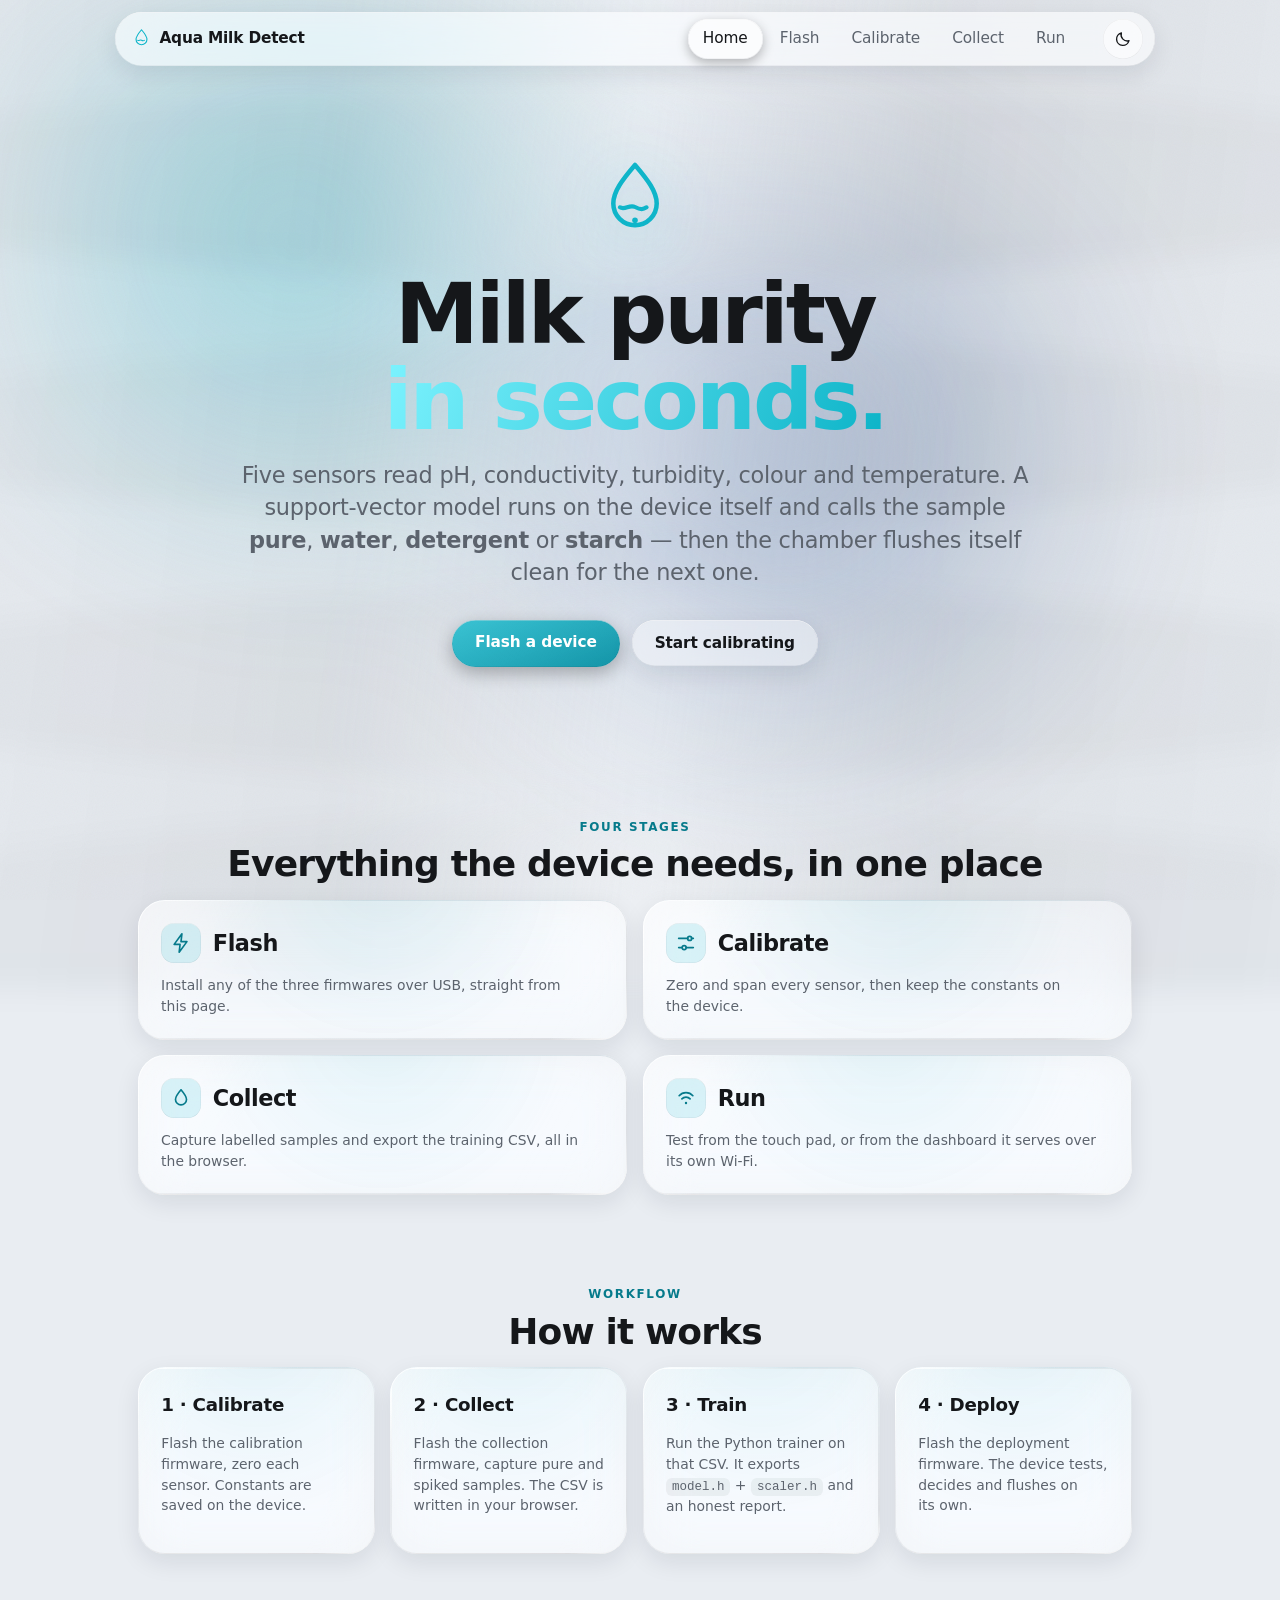
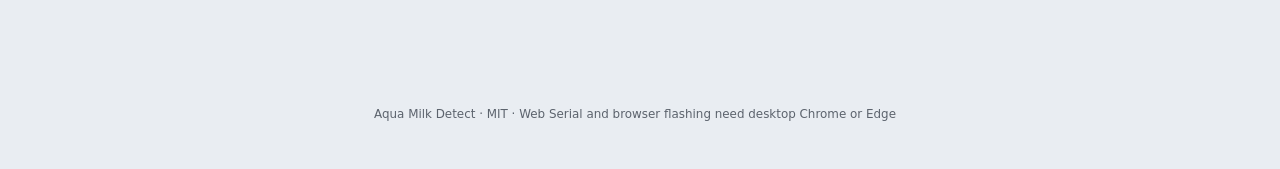
<file: web/index.html>
<!DOCTYPE html>
<html lang="en">
<head>
<meta charset="utf-8">
<meta name="viewport" content="width=device-width, initial-scale=1">
<title>Aqua Milk Detect — Milk purity in seconds</title>
<meta name="description" content="Low-cost IoT + edge-ML tester that classifies milk as pure, water-, detergent- or starch-adulterated in seconds.">
<link rel="icon" href="./logo.svg">
<!-- Two links, not an @import inside app.css: @import chains the requests (tokens.css
     is only discovered after app.css parses) and lets the two files be cached
     independently, where a stale token file silently collapses every radius and shadow
     to nothing. -->
<link rel="stylesheet" href="./design/tokens.css">
<link rel="stylesheet" href="./app.css">
<!-- Applied before first paint: app.js is a deferred module, so waiting for it would
     show a flash of the wrong theme on every load. -->
<script>try{var t=localStorage.getItem("amd-theme");if(t)document.documentElement.dataset.theme=t}catch(e){}</script>
<!-- esp-web-tools is vendored in web/vendor/esp-web-tools (v10.4.0, Apache-2.0, its
     LICENSE sits beside it). Loading it from a CDN meant the Flash page depended on
     unpkg.com being reachable and on the pinned URL existing — a dead link or a
     script-blocking extension silently left the page with no install buttons. A local
     copy also makes Subresource Integrity moot: the bundle fetches its own hashed
     chunks at runtime, which no single integrity attribute covers.
     To update: npm pack esp-web-tools@<v>, copy dist/web/*.js + LICENSE here. -->
<script type="module" src="./vendor/esp-web-tools/install-button.js"></script>
</head>
<body>

<!-- What the glass refracts. Four drifting colour fields plus fine grain; purely
     decorative, so aria-hidden and behind everything at z-index -2/-1. -->
<!-- What the glass refracts: soft light ribbons drifting across near-black, plus two
     dim colour washes for identity. Light with structure, not flat colour fields —
     blurring a smooth gradient just returns the same gradient. -->
<div class="aurora" aria-hidden="true"><i></i><i></i></div>
<div class="ribbons" aria-hidden="true"><b></b><b></b><b></b><b></b><b></b></div>
<div class="grain" aria-hidden="true"></div>

<nav>
  <span class="brand">
    <svg viewBox="0 0 48 48" aria-hidden="true"><path d="M24 4c7.2 8.4 12.4 15.2 12.4 22a12.4 12.4 0 1 1-24.8 0C11.6 19.2 16.8 12.4 24 4z" fill="none" stroke="#0FB5C9" stroke-width="2.6" stroke-linejoin="round"/><path d="M15.4 28.2c2.9 1.9 5.3-1.9 8.6-.2s4.7 1.5 6.6.2" fill="none" stroke="#0FB5C9" stroke-width="2.4" stroke-linecap="round"/></svg>
    <span class="btext">Aqua Milk Detect</span>
  </span>
  <!-- Under 720px the links become this button's dropdown. The button is the only part
       that changes; the links themselves are the same five anchors either way, so the
       page still works with no JavaScript — a menu that has not been opened is simply a
       nav that has not been scrolled to. -->
  <button class="navtoggle" id="navtoggle" type="button"
          aria-expanded="false" aria-controls="navlinks" aria-haspopup="true">
    <span id="navcurrent">Home</span>
    <svg viewBox="0 0 14 14" fill="none" stroke="currentColor" stroke-width="2"
         stroke-linecap="round" stroke-linejoin="round" aria-hidden="true"><path d="M3 5l4 4 4-4"/></svg>
  </button>
  <span class="links" id="navlinks">
    <a href="#home">Home</a><a href="#flash">Flash</a><a href="#calibrate">Calibrate</a><a href="#collect">Collect</a><a href="#run">Run</a>
  </span>
  <button class="theme" id="theme" type="button" aria-label="Switch between light and dark">
    <svg class="sun" viewBox="0 0 24 24" fill="none" stroke="currentColor" stroke-width="1.8" stroke-linecap="round" aria-hidden="true"><circle cx="12" cy="12" r="4.2"/><path d="M12 2.6v2.2M12 19.2v2.2M4.2 12H2M22 12h-2.2M6.3 6.3 4.8 4.8M19.2 19.2l-1.5-1.5M17.7 6.3l1.5-1.5M4.8 19.2l1.5-1.5"/></svg>
    <svg class="moon" viewBox="0 0 24 24" fill="none" stroke="currentColor" stroke-width="1.8" stroke-linecap="round" stroke-linejoin="round" aria-hidden="true"><path d="M20 14.2A8.2 8.2 0 0 1 9.8 4a8.4 8.4 0 1 0 10.2 10.2z"/></svg>
  </button>
</nav>

<div class="wrap">

<!-- ------------------------------------------------------------------ HOME -->
<section id="home">
  <div class="hero">
    <svg class="mark" viewBox="0 0 48 48" aria-hidden="true"><path d="M24 4c7.2 8.4 12.4 15.2 12.4 22a12.4 12.4 0 1 1-24.8 0C11.6 19.2 16.8 12.4 24 4z" fill="none" stroke="#0FB5C9" stroke-width="2.6" stroke-linejoin="round"/><path d="M15.4 28.2c2.9 1.9 5.3-1.9 8.6-.2s4.7 1.5 6.6.2" fill="none" stroke="#0FB5C9" stroke-width="2.4" stroke-linecap="round"/><circle cx="24" cy="35.6" r="1.6" fill="#0FB5C9"/></svg>
    <h1>Milk purity<br><span class="gradient-text">in seconds.</span></h1>
    <p class="lead">Five sensors read pH, conductivity, turbidity, colour and temperature.
      A support-vector model runs on the device itself and calls the sample
      <b>pure</b>, <b>water</b>, <b>detergent</b> or <b>starch</b> — then the chamber flushes
      itself clean for the next one.</p>
    <div class="row">
      <a class="btn" href="#flash">Flash a device</a>
      <button class="ghost" onclick="location.hash='#calibrate'">Start calibrating</button>
    </div>
    <p id="compat" class="note" style="margin-top:var(--space-8)" hidden></p>
  </div>

  <span class="eyebrow reveal">Four stages</span>
  <h2 class="reveal">Everything the device needs, in one place</h2>
  <div class="cards bento">
    <a class="card reveal" href="#flash">
      <span class="card-head"><span class="chip"><svg viewBox="0 0 24 24" fill="none" stroke="currentColor" stroke-width="1.8" stroke-linecap="round" stroke-linejoin="round" aria-hidden="true"><path d="M13 2 4.5 13.5H11l-1 8.5 8.5-11.5H12z"/></svg></span><h3>Flash</h3></span><p class="muted small">Install any of the three firmwares over USB, straight from this page.</p></a>
    <a class="card reveal" href="#calibrate">
      <span class="card-head"><span class="chip"><svg viewBox="0 0 24 24" fill="none" stroke="currentColor" stroke-width="1.8" stroke-linecap="round" aria-hidden="true"><path d="M4 7h10M18 7h2M4 17h4M12 17h8"/><circle cx="16" cy="7" r="2.2"/><circle cx="10" cy="17" r="2.2"/></svg></span><h3>Calibrate</h3></span><p class="muted small">Zero and span every sensor, then keep the constants on the device.</p></a>
    <a class="card reveal" href="#collect">
      <span class="card-head"><span class="chip"><svg viewBox="0 0 24 24" fill="none" stroke="currentColor" stroke-width="1.8" stroke-linecap="round" stroke-linejoin="round" aria-hidden="true"><path d="M12 3c3.6 4.2 6 7.4 6 10.5a6 6 0 1 1-12 0C6 10.4 8.4 7.2 12 3z"/></svg></span><h3>Collect</h3></span><p class="muted small">Capture labelled samples and export the training CSV, all in the browser.</p></a>
    <a class="card reveal" href="#run">
      <span class="card-head"><span class="chip"><svg viewBox="0 0 24 24" fill="none" stroke="currentColor" stroke-width="1.8" stroke-linecap="round" aria-hidden="true"><path d="M4.5 9.5a10 10 0 0 1 15 0M7.5 13a6 6 0 0 1 9 0"/><circle cx="12" cy="17.5" r="1.3" fill="currentColor" stroke="none"/></svg></span><h3>Run</h3></span><p class="muted small">Test from the touch pad, or from the dashboard it serves over its own Wi-Fi.</p></a>
  </div>

  <span class="eyebrow">Workflow</span>
  <h2>How it works</h2>
  <div class="cards">
    <div class="card"><h3>1 · Calibrate</h3><p class="muted small">Flash the calibration firmware, zero each sensor. Constants are saved on the device.</p></div>
    <div class="card"><h3>2 · Collect</h3><p class="muted small">Flash the collection firmware, capture pure and spiked samples. The CSV is written in your browser.</p></div>
    <div class="card"><h3>3 · Train</h3><p class="muted small">Run the Python trainer on that CSV. It exports <code>model.h</code> + <code>scaler.h</code> and an honest report.</p></div>
    <div class="card"><h3>4 · Deploy</h3><p class="muted small">Flash the deployment firmware. The device tests, decides and flushes on its own.</p></div>
  </div>
</section>

<!-- ----------------------------------------------------------------- FLASH -->
<section id="flash" hidden>
  <h1>Flash</h1>
  <p class="lead">Connect the ESP32 over USB and install one of the three firmwares. Desktop Chrome or Edge.</p>
  <div class="cards">
    <div class="card"><h3>Calibration</h3><p class="muted small">Stage 1 — read and calibrate every sensor from this page.</p>
      <esp-web-install-button manifest="./firmware/calibration-manifest.json"><button slot="activate">Install calibration</button><span slot="unsupported">Use desktop Chrome or Edge.</span><span slot="not-allowed">Needs HTTPS.</span></esp-web-install-button></div>
    <div class="card"><h3>Collection</h3><p class="muted small">Stage 2 — capture labelled samples into a CSV.</p>
      <esp-web-install-button manifest="./firmware/collection-manifest.json"><button slot="activate">Install collection</button><span slot="unsupported">Use desktop Chrome or Edge.</span><span slot="not-allowed">Needs HTTPS.</span></esp-web-install-button></div>
    <div class="card"><h3>Deployment</h3><p class="muted small">Stage 3 — the finished tester with its own Wi-Fi dashboard.</p>
      <esp-web-install-button manifest="./firmware/deployment-manifest.json"><button slot="activate">Install deployment</button><span slot="unsupported">Use desktop Chrome or Edge.</span><span slot="not-allowed">Needs HTTPS.</span></esp-web-install-button></div>
  </div>
  <p id="flashFallback" class="note" style="margin-top:24px" hidden></p>

  <div class="card" style="margin-top:24px"><h3>If the board is not detected</h3>
    <p class="muted small">Most DevKit boards enter the bootloader on their own. If yours does not: hold <b>BOOT</b>,
    tap <b>EN/RST</b>, release <b>BOOT</b>, then pick the port again. A data-capable USB cable matters —
    charge-only cables show no port at all.</p></div>
</section>

<!-- ------------------------------------------------------------- CALIBRATE -->
<section id="calibrate" hidden>
  <h1>Calibrate</h1>
  <p class="lead">Flash the <b>calibration</b> firmware first, then connect. Every stored constant comes back from the device, so what you see is what it will use.</p>

  <div class="card">
    <div class="row">
      <button data-connect="cal">Connect device</button>
      <button class="ghost small" data-disconnect="cal" hidden>Disconnect</button>
      <span class="pill"><span class="dot" data-dot="cal"></span><span data-status="cal">Not connected</span></span>
    </div>
  </div>

  <div data-needs-link="cal" hidden>
    <h2>Live values</h2>
    <div class="card"><div class="grid" id="calLive"></div>
      <div class="row" style="margin-top:20px">
        <button class="ghost" id="selftest">Test all sensors</button>
        <button class="ghost" id="calFlush">Flush test</button>
        <span class="small muted" id="selftestOut"></span>
      </div>
    </div>

    <h2>pH</h2>
    <div class="card">
      <p class="muted small">Two buffers give you a real pH number. No buffers? Stay in raw mode — the model trains on millivolts either way.</p>
      <div class="row">
        <button class="ghost" data-cal-ph="7">Capture pH 7.0</button>
        <button class="ghost" data-cal-ph="4">Capture pH 4.0</button>
        <span class="seg" role="group" aria-label="pH mode">
          <button data-ph-mode="raw" aria-pressed="true">Raw mV</button>
          <button data-ph-mode="cal" aria-pressed="false">Calibrated</button>
        </span>
      </div>
    </div>

    <h2>TDS · Turbidity · Colour</h2>
    <div class="card">
      <div class="row">
        <input type="number" id="tdsPpm" placeholder="known solution ppm (optional)" style="max-width:260px">
        <button class="ghost" id="calTds">Calibrate TDS</button>
      </div>
      <div class="row" style="margin-top:12px">
        <button class="ghost" id="calTurb">Set clear-water zero</button>
        <button class="ghost" id="calWhite">Set white reference</button>
      </div>
      <p class="muted small" style="margin-top:12px">Fill the chamber with distilled water before the last two.</p>
    </div>

    <h2>Display</h2>
    <div class="card">
      <label>Display orientation — rotates the on-device screen in software (no hardware turning)</label>
      <div class="row" id="calRotate">
        <button class="ghost small" data-rotate="0">0°</button>
        <button class="ghost small" data-rotate="1">90°</button>
        <button class="ghost small" data-rotate="2">180°</button>
        <button class="ghost small" data-rotate="3">270°</button>
      </div>
    </div>

    <h2>Stored constants</h2>
    <div class="card scroll"><table id="calTable"><tbody></tbody></table>
      <div class="row" style="margin-top:16px"><button class="ghost small" id="factory">Factory reset</button></div>
    </div>
  </div>
</section>

<!-- --------------------------------------------------------------- COLLECT -->
<section id="collect" hidden>
  <h1>Collect</h1>
  <p class="lead">Flash the <b>collection</b> firmware, label the sample, hit Capture. Each capture is one averaged row; the CSV lives in this tab until you export it.</p>

  <div class="card">
    <div class="row">
      <button data-connect="col">Connect device</button>
      <button class="ghost small" data-disconnect="col" hidden>Disconnect</button>
      <span class="pill"><span class="dot" data-dot="col"></span><span data-status="col">Not connected</span></span>
    </div>
  </div>

  <div data-needs-link="col" hidden>
    <h2>Label</h2>
    <div class="card">
      <label>Milk type</label>
      <span class="seg" role="group" aria-label="Milk type">
        <button data-milk="cow" aria-pressed="true">Cow</button>
        <button data-milk="buffalo" aria-pressed="false">Buffalo</button>
        <button data-milk="toned" aria-pressed="false">Toned</button>
      </span>
      <label>Adulterant</label>
      <span class="seg" role="group" aria-label="Adulterant">
        <button data-adu="pure" aria-pressed="true">Pure</button>
        <button data-adu="water" aria-pressed="false">Water</button>
        <button data-adu="detergent" aria-pressed="false">Detergent</button>
        <button data-adu="starch" aria-pressed="false">Starch</button>
      </span>
      <label for="level">Level (%) — 0 for pure</label>
      <input type="number" id="level" value="0" min="0" max="100" step="1" style="max-width:160px">
      <label for="source">Source — dairy, shop, person, place</label>
      <input type="text" id="source" placeholder="e.g. Amul pouch / local dairy / lab prep">
    </div>

    <h2>Live values</h2>
    <div class="card"><div class="grid" id="colLive"></div>
      <div class="row" style="margin-top:20px">
        <button id="capture">Capture sample</button>
        <button class="ghost" id="colFlush">Flush</button>
        <span class="small muted" id="colStatus"></span>
      </div>
      <div class="row" id="colRotate" style="margin-top:12px">
        <span class="small muted" style="align-self:center">Rotate screen:</span>
        <button class="ghost small" data-rotate="0">0°</button>
        <button class="ghost small" data-rotate="1">90°</button>
        <button class="ghost small" data-rotate="2">180°</button>
        <button class="ghost small" data-rotate="3">270°</button>
      </div>
    </div>

    <h2>Dataset <span class="muted" style="font-size:16px">(<span id="rowCount">0</span> rows)</span></h2>
    <div class="card">
      <div class="counts" id="counts"></div>
      <div class="scroll" style="margin-top:16px"><table id="rows"><thead><tr>
        <th>Time</th><th>Milk</th><th>Adulterant</th><th>%</th><th>Source</th><th>Temp</th>
        <th>pH mV</th><th>TDS mV</th><th>Turb mV</th><th>R</th><th>G</th><th>B</th><th>Clear</th>
      </tr></thead><tbody></tbody></table></div>
      <div class="row" style="margin-top:16px">
        <button id="exportCsv">Export CSV</button>
        <button class="ghost small" id="undoRow">Remove last row</button>
        <button class="ghost small" id="clearRows">Clear all</button>
      </div>
      <p class="muted small" style="margin-top:12px">Nothing is uploaded and nothing is stored — reloading this tab loses unexported rows.</p>
    </div>
  </div>
</section>

<!-- ------------------------------------------------------------------- RUN -->
<section id="run" hidden>
  <h1>Run</h1>
  <p class="lead">The finished tester is standalone. It serves its own dashboard, so you open that instead of this page.</p>

  <div class="card">
    <h3>Three steps</h3>
    <ol class="muted">
      <li>Power the device. The TFT shows its Wi-Fi name and password.</li>
      <li>Join <b>AquaMilk-XXXX</b> from your phone or laptop (<code>XXXX</code> = the last two bytes of its MAC).</li>
      <li>Open <b>http://192.168.4.1</b> — verdict, live sensors, history, settings.</li>
    </ol>
    <div class="row"><button class="ghost" id="copyIp">Copy http://192.168.4.1</button>
      <span class="small muted" id="copyOut"></span></div>
    <p class="muted small" style="margin-top:16px">Told it to join your own Wi-Fi in Settings? Then it also answers at
      <code>http://aquamilk.local</code> (mDNS). The pad alone works with no phone at all:
      tap to test, double tap to flush, long-press for the menu.</p>
  </div>

  <div class="card">
    <h3>Why the dashboard is not embedded here</h3>
    <p class="muted small">This page is served over HTTPS and the device speaks plain HTTP on your local
      network. Browsers block that mix, and an ESP32 cannot hold a trusted certificate for a private IP.
      So the dashboard ships <i>on the device</i> — same design language, no internet required.</p>
  </div>
</section>

</div>

<footer>Aqua Milk Detect · MIT · Web Serial and browser flashing need desktop Chrome or Edge</footer>
<script type="module" src="./app.js"></script>
</body>
</html>
</file>
<file: web/design/tokens.css>
/* tokens.css — the shared design system (PROJECT_CONTEXT.md §9).
   index.html links this file directly; the device dashboard inlines the same values
   (03_deployment/dashboard.html) because it has to be one self-contained gzipped page.

   Theme resolution, in order:
     1. :root                                  → dark, the default
     2. prefers-color-scheme: light             → light, unless the user forced dark
     3. [data-theme="light"|"dark"]             → an explicit choice from the toggle
   The light values appear twice on purpose — CSS cannot share one declaration block
   between a media query and an attribute selector, and the toggle has to be able to
   beat the system preference in both directions. */

:root {
  /* --------------------------------------------------------------- dark (default) */
  /* Brand teal is the fill colour. It is NOT legible as small text or a thin icon on a
     teal-lit glass panel, which is exactly what went wrong — so anything that has to be
     READ uses --accent-ink, which is pushed far brighter than the brand tone. */
  --accent:        #0FB5C9;
  --accent-strong: #0A8FA3;
  --accent-ink:    #7FF3FF;   /* icons, eyebrows, links — high luminance on purpose */
  --accent-soft:   rgba(127, 243, 255, .16);
  --accent-glow:   rgba(15, 181, 201, .34);

  --pure:      #34C759;
  --adulter:   #FF3B30;
  --uncertain: #FFB340;

  --bg:       #030406;
  --text:     #F7F8FA;
  --text-mut: #A8AFB8;

  /* The material: defined by rim and blur, not by fill. Above ~5% fill it stops
     transmitting and starts looking like tinted plastic. */
  --glass:        rgba(255, 255, 255, .045);
  --glass-strong: rgba(255, 255, 255, .085);
  --glass-blur:   26px;
  --glass-sat:    140%;
  --glass-bright: 1.08;

  /* The rim, brightest where the light strikes and fading away from it. */
  --rim-hot:  rgba(255, 255, 255, .92);
  --rim-warm: rgba(255, 255, 255, .34);
  --rim-cool: rgba(255, 255, 255, .10);
  --rim-dim:  rgba(255, 255, 255, .28);
  --glass-stroke: rgba(255, 255, 255, .14);
  --glass-sheen:  rgba(255, 255, 255, .22);

  --ribbon:     rgba(255, 255, 255, .085);
  --trough:     rgba(255, 255, 255, .055);
  --hover-wash: rgba(255, 255, 255, .09);
  --line:       rgba(255, 255, 255, .09);

  --edge-top:    rgba(255, 255, 255, .45);
  --edge-bottom: rgba(0, 0, 0, .35);
  --fringe-cool: rgba(120, 220, 255, .22);
  --fringe-warm: rgba(255, 170, 120, .14);

  --drop-1: 0 8px 24px rgba(0, 0, 0, .42);
  --drop-2: 0 20px 52px rgba(0, 0, 0, .52);

  --aurora-1: #0FB5C9;
  --aurora-2: #143A7A;
  --aurora-3: #8FE9F5;
  --aurora-4: #C2643C;
  --aurora-opacity: .26;
  --vignette: rgba(1, 2, 3, .66);

  --scrollbar:       rgba(255, 255, 255, .18);
  --scrollbar-hover: rgba(255, 255, 255, .32);

  --menu:      rgba(22, 26, 32, .9);
  --menu-line: rgba(255, 255, 255, .07);

  /* ------------------------------------------------------------------- fluid scale */
  /* Everything below interpolates continuously between a 360px phone and a 1440px
     desktop: clamp(minimum, <base>rem + <slope>vw, maximum). Nothing steps at a
     breakpoint, so there is no width at which the page suddenly re-proportions itself.

     Two rules decide which way a value scales, and they pull in opposite directions:
     · SPACE and RADIUS shrink on a small screen. A 24px gutter and a 28px corner are
       generous at 1440px and wasteful at 320px, where they are eating the content.
     · TYPE does not shrink below the size it needs to be read on a phone held at arm's
       length. It only grows, and only a little.
     Both ends are rem, never px, so a reader who raises their browser's default font
     size still gets larger text — a clamp with px bounds silently overrides them. */

  --r-sm:   clamp(.75rem, .708rem + .185vw, .875rem);     /* 12 → 14 */
  --r-md:   clamp(.938rem, .875rem + .278vw, 1.125rem);   /* 15 → 18 */
  --r-lg:   clamp(1.188rem, 1.083rem + .463vw, 1.5rem);   /* 19 → 24 */
  --r-2xl:  clamp(1.312rem, 1.167rem + .648vw, 1.75rem);  /* 21 → 28 */
  --r-full: 980px;

  /* --space-1 stays fixed: below about 8px a gap reads as a rendering artefact rather
     than as space, and scaling it buys nothing. */
  --space-1:  .25rem;
  --space-2:  clamp(.438rem, .417rem + .093vw, .5rem);    /*  7 →  8 */
  --space-3:  clamp(.625rem, .583rem + .185vw, .75rem);   /* 10 → 12 */
  --space-4:  clamp(.812rem, .75rem + .278vw, 1rem);      /* 13 → 16 */
  --space-6:  clamp(1.125rem, 1rem + .556vw, 1.5rem);     /* 18 → 24 */
  --space-8:  clamp(1.5rem, 1.333rem + .741vw, 2rem);     /* 24 → 32 */
  --space-12: clamp(2.125rem, 1.833rem + 1.3vw, 3rem);    /* 34 → 48 */
  --space-16: clamp(2.625rem, 2.167rem + 2.04vw, 4rem);   /* 42 → 64 */
  --space-24: clamp(3.625rem, 2.833rem + 3.52vw, 6rem);   /* 58 → 96 */

  /* Type scale. The two headline sizes carry their own steeper curves in app.css —
     a headline can afford to triple, body copy cannot. */
  --fs-xs:   clamp(.719rem, .708rem + .046vw, .75rem);    /* 11.5 → 12   eyebrow, label */
  --fs-sm:   clamp(.844rem, .833rem + .046vw, .875rem);   /* 13.5 → 14   captions, tables */
  --fs-md:   clamp(.906rem, .885rem + .093vw, .969rem);   /* 14.5 → 15.5 controls, nav */
  --fs-base: clamp(1.012rem, .988rem + .111vw, 1.087rem); /* 16.2 → 17.4 body */
  --fs-lg:   clamp(1.062rem, 1.031rem + .139vw, 1.156rem);/* 17 → 18.5   h3 */
  --fs-xl:   clamp(1.188rem, 1.104rem + .37vw, 1.438rem); /* 19 → 23     tile titles */
  --fs-2xl:  clamp(1.375rem, 1.292rem + .37vw, 1.625rem); /* 22 → 26     readouts */

  /* The content column. min() rather than a min-width media query: it widens smoothly
     from 1040px once the viewport passes ~1730px, instead of jumping there. */
  --col: min(1200px, max(1040px, 60vw));

  --dur-fast: 150ms;
  --dur:      300ms;
  --dur-slow: 560ms;
  --ease:     cubic-bezier(.4, 0, .2, 1);
  --ease-out: cubic-bezier(0, 0, .2, 1);
  --spring:   cubic-bezier(.2, 1.2, .32, 1);

  --font: -apple-system, BlinkMacSystemFont, "SF Pro Display", "SF Pro Text",
          system-ui, "Segoe UI", sans-serif;
  --mono: ui-monospace, SFMono-Regular, "SF Mono", Menlo, monospace;

  color-scheme: dark;
}

/* ------------------------------------------------------------------------ light */
@media (prefers-color-scheme: light) {
  :root:not([data-theme="dark"]) {
    --accent-ink:  #067A8B;          /* dark enough to read on white glass */
    --accent-soft: rgba(15, 181, 201, .14);
    --bg:       #E9EDF2;
    --text:     #15171A;
    --text-mut: #5C636D;

    --glass:        rgba(255, 255, 255, .42);
    --glass-strong: rgba(255, 255, 255, .62);
    --glass-bright: 1.04;

    --rim-hot:  rgba(255, 255, 255, .98);
    --rim-warm: rgba(255, 255, 255, .55);
    --rim-cool: rgba(16, 20, 28, .06);
    --rim-dim:  rgba(16, 20, 28, .10);
    --glass-stroke: rgba(16, 20, 28, .08);
    --glass-sheen:  rgba(255, 255, 255, .6);

    --ribbon:     rgba(16, 20, 28, .05);
    --trough:     rgba(255, 255, 255, .55);
    --hover-wash: rgba(16, 20, 28, .05);
    --line:       rgba(16, 20, 28, .09);

    --edge-top:    rgba(255, 255, 255, .95);
    --edge-bottom: rgba(16, 20, 28, .07);
    --fringe-cool: rgba(60, 170, 220, .18);
    --fringe-warm: rgba(220, 140, 90, .12);

    --drop-1: 0 8px 24px rgba(16, 24, 40, .09);
    --drop-2: 0 20px 52px rgba(16, 24, 40, .14);

    --aurora-opacity: .3;
    --vignette: rgba(233, 237, 242, .45);

    --scrollbar:       rgba(16, 20, 28, .22);
    --scrollbar-hover: rgba(16, 20, 28, .36);

    --menu:      rgba(250, 251, 253, .94);
    --menu-line: rgba(16, 20, 28, .07);

    color-scheme: light;
  }
}

/* Same values again, for an explicit light choice from the toggle (see the note at the
   top — a media query and an attribute selector cannot share one block). */
:root[data-theme="light"] {
  --accent-ink:  #067A8B;
  --accent-soft: rgba(15, 181, 201, .14);
  --bg:       #E9EDF2;
  --text:     #15171A;
  --text-mut: #5C636D;

  --glass:        rgba(255, 255, 255, .42);
  --glass-strong: rgba(255, 255, 255, .62);
  --glass-bright: 1.04;

  --rim-hot:  rgba(255, 255, 255, .98);
  --rim-warm: rgba(255, 255, 255, .55);
  --rim-cool: rgba(16, 20, 28, .06);
  --rim-dim:  rgba(16, 20, 28, .10);
  --glass-stroke: rgba(16, 20, 28, .08);
  --glass-sheen:  rgba(255, 255, 255, .6);

  --ribbon:     rgba(16, 20, 28, .05);
  --trough:     rgba(255, 255, 255, .55);
  --hover-wash: rgba(16, 20, 28, .05);
  --line:       rgba(16, 20, 28, .09);

  --edge-top:    rgba(255, 255, 255, .95);
  --edge-bottom: rgba(16, 20, 28, .07);
  --fringe-cool: rgba(60, 170, 220, .18);
  --fringe-warm: rgba(220, 140, 90, .12);

  --drop-1: 0 8px 24px rgba(16, 24, 40, .09);
  --drop-2: 0 20px 52px rgba(16, 24, 40, .14);

  --aurora-opacity: .3;
  --vignette: rgba(233, 237, 242, .45);

  --scrollbar:       rgba(16, 20, 28, .22);
  --scrollbar-hover: rgba(16, 20, 28, .36);

  --menu:      rgba(250, 251, 253, .94);
  --menu-line: rgba(16, 20, 28, .07);

  color-scheme: light;
}

@media (prefers-reduced-motion: reduce) {
  :root { --dur-fast: 1ms; --dur: 1ms; --dur-slow: 1ms; }
}
</file>
<file: web/app.css>
/* app.css — Aqua Milk Detect. Liquid-glass material over a live aurora backdrop.
   Tokens live in design/tokens.css, which index.html links itself (not @imported — see
   the comment there).

   Craft notes, because they are the difference between glass and a grey box:
   · Glass has thickness. Every panel carries a BRIGHT top hairline and a DARK bottom
     one, so the edge catches light on top and shades underneath.
   · Hairlines are 0.5px via inset box-shadow, not 1px borders — on 2x displays a 1px
     border is visibly chunky, which is what makes cheap glass look plastic.
   · The specular sweep is a pseudo-element, not a background layer, so it never tints
     the text sitting on it.
   · Numbers are tabular everywhere. Readouts that jitter as digits change look broken. */

* { box-sizing: border-box; }

/* overflow-x: clip, not hidden. `hidden` on <html> makes the whole page a scroll
   container, which breaks position: sticky on the nav and can still leave a horizontal
   scrollbar; `clip` just clips. This is what was letting the backdrop push the page
   sideways and show a stray panel past the right edge. */
html {
  scroll-behavior: smooth;
  overflow-x: clip;
  /* slim, translucent scrollbar instead of the default slab */
  scrollbar-width: thin;
  scrollbar-color: var(--scrollbar) transparent;
  scrollbar-gutter: stable;
}
html::-webkit-scrollbar { width: 10px; height: 10px; }
html::-webkit-scrollbar-track { background: transparent; }
html::-webkit-scrollbar-thumb {
  background: var(--scrollbar); border-radius: 999px;
  border: 3px solid transparent; background-clip: content-box;
}
html::-webkit-scrollbar-thumb:hover { background: var(--scrollbar-hover); background-clip: content-box; }

body {
  margin: 0;
  min-height: 100%;
  max-width: 100%;
  overflow-x: clip;
  font-family: var(--font);
  font-size: var(--fs-base);
  line-height: 1.55;
  font-feature-settings: "kern" 1, "liga" 1;
  color: var(--text);
  background: var(--bg);
  -webkit-font-smoothing: antialiased;
  text-rendering: optimizeLegibility;
  -webkit-tap-highlight-color: transparent;
}

/* ------------------------------------------------------------------ backdrop */
/* Four blurred colour fields drifting behind everything — what the glass refracts.
   Without it backdrop-filter has nothing to work with and every panel reads flat. */
/* inset: 0 + overflow: clip — the old -20vmax inset let blurred blobs extend past the
   viewport and drag the layout sideways. */
.aurora { position: fixed; inset: 0; z-index: -3; pointer-events: none; overflow: clip;
  opacity: var(--aurora-opacity); filter: blur(80px) saturate(125%); }
.aurora i {
  position: absolute; display: block; border-radius: 50%;
  width: 62vmax; height: 62vmax;
  mix-blend-mode: screen;
  animation: drift 42s var(--ease) infinite alternate;
}
/* Percentage placement keeps every blob inside the clipped layer, and they sit behind
   the centre column — glass can only refract colour that is actually behind it. */
.aurora i:nth-child(1) { background: radial-gradient(circle at 50% 50%, var(--aurora-1), transparent 66%);
  top: -18%; left: -8%; }
.aurora i:nth-child(2) { background: radial-gradient(circle at 50% 50%, var(--aurora-2), transparent 66%);
  top: 6%; left: 30%; animation-duration: 51s; animation-delay: -11s; }
.aurora i:nth-child(3) { background: radial-gradient(circle at 50% 50%, var(--aurora-3), transparent 70%);
  top: 34%; left: 8%; width: 44vmax; height: 44vmax; opacity: .55;
  animation-duration: 61s; animation-delay: -23s; }
.aurora i:nth-child(4) { background: radial-gradient(circle at 50% 50%, var(--aurora-4), transparent 68%);
  top: 26%; right: -12%; width: 40vmax; height: 40vmax; opacity: .5;
  animation-duration: 47s; animation-delay: -31s; }
@keyframes drift {
  from { transform: translate3d(0, 0, 0) scale(1); }
  to   { transform: translate3d(5vmax, -4vmax, 0) scale(1.16); }
}
@media (prefers-color-scheme: light) { .aurora i { mix-blend-mode: normal; } }

/* Vignette: keeps the far corners calm without draining the centre. It starts late
   (70%) precisely so the cards still have colour behind them to refract. */
.aurora::after {
  content: ""; position: absolute; inset: 0;
  background: radial-gradient(135% 110% at 50% 32%, transparent 70%, var(--vignette) 100%);
}

/* ------------------------------------------------------ structure to refract */
/* Light ribbons: long, soft, curved bands sweeping across the dark ground, the way a
   sheet of glass catches a studio light. This is the detail the blur needs — a smooth
   colour field blurs to itself and produces no glass cue at all. */
.ribbons { position: fixed; inset: -10%; z-index: -2; pointer-events: none; overflow: clip;
  filter: blur(14px); }
.ribbons b {
  position: absolute; display: block;
  left: -30%; width: 160%; height: 34vmax;
  border-radius: 50%;
  background: linear-gradient(97deg, transparent 8%, var(--ribbon) 38%,
                              rgba(255, 255, 255, .16) 50%, var(--ribbon) 62%, transparent 92%);
  animation: swim 46s var(--ease) infinite alternate;
}
.ribbons b:nth-child(1) { top: -6%; }
.ribbons b:nth-child(2) { top: 16%; opacity: .8; animation-duration: 58s; animation-delay: -12s; }
.ribbons b:nth-child(3) { top: 40%; opacity: .65; animation-duration: 67s; animation-delay: -26s; }
.ribbons b:nth-child(4) { top: 63%; opacity: .75; animation-duration: 52s; animation-delay: -34s; }
.ribbons b:nth-child(5) { top: 84%; opacity: .6;  animation-duration: 61s; animation-delay: -8s; }
@keyframes swim {
  from { transform: translate3d(-6%, 0, 0) rotate(-12deg) scaleY(1); }
  to   { transform: translate3d(6%, -4vh, 0) rotate(-7deg) scaleY(1.35); }
}
@media (prefers-reduced-motion: reduce) {
  .ribbons b { animation: none; transform: rotate(-10deg); }
}

/* Fine grain over everything. Large blurs band visibly without it, and banding is the
   single most "cheap gradient" tell. */
.grain { position: fixed; inset: 0; z-index: -2; pointer-events: none; opacity: .04;
  background-image: url("data:image/svg+xml,%3Csvg xmlns='http://www.w3.org/2000/svg' width='140' height='140'%3E%3Cfilter id='n'%3E%3CfeTurbulence type='fractalNoise' baseFrequency='.9' numOctaves='3'/%3E%3C/filter%3E%3Crect width='140' height='140' filter='url(%23n)'/%3E%3C/svg%3E"); }

@media (prefers-reduced-motion: reduce) {
  .aurora i { animation: none; }
  html { scroll-behavior: auto; }
}

/* ------------------------------------------------------------- the material */
/* One recipe, shared by .glass and .card.
   The body is almost entirely transparent — it is the blur and the rim that read as
   glass. brightness() above 1 matters: glass transmits slightly more light than it
   blocks, which is why a real pane looks lighter than its surroundings, not darker. */
.glass, .card {
  position: relative;
  isolation: isolate;
  background: var(--glass);
  backdrop-filter: blur(var(--glass-blur)) saturate(var(--glass-sat)) brightness(var(--glass-bright));
  -webkit-backdrop-filter: blur(var(--glass-blur)) saturate(var(--glass-sat)) brightness(var(--glass-bright));
  border: 0;
  box-shadow: var(--drop-1);
}
.glass::before, .card::before,
.glass::after,  .card::after {
  content: ""; position: absolute; inset: 0; border-radius: inherit;
  pointer-events: none;
}
/* ::before carries both gradient layers: the pointer-tracked bloom on top of the
   specular sweep. Two backgrounds in one pseudo-element leaves ::after free for the rim. */
.glass::before, .card::before {
  z-index: -1;
  background:
    radial-gradient(280px circle at var(--mx, 50%) var(--my, -20%),
                    var(--accent-soft), transparent 68%),
    linear-gradient(118deg, var(--glass-sheen) 0%, transparent 24%,
                    transparent 76%, rgba(255, 255, 255, .08) 100%);
  opacity: .55;
  transition: opacity var(--dur) var(--ease);
}
.glass:hover::before, .card:hover::before { opacity: .9; }

/* THE RIM. This is the whole illusion: a hairline that is almost white where the light
   strikes the top-left, fades to nothing across the middle, and picks up a dimmer catch
   on the opposite edge — exactly what an Apple glass control does. A uniform 1px border
   cannot do this; it needs a gradient, masked to the border box. */
.glass::after, .card::after {
  z-index: 1;                        /* above the fill, below the content */
  padding: 1.2px;
  background: linear-gradient(142deg,
    var(--rim-hot) 0%, var(--rim-warm) 12%, var(--rim-cool) 34%,
    var(--rim-cool) 62%, var(--rim-dim) 88%, var(--rim-hot) 100%);
  -webkit-mask: linear-gradient(#000 0 0) content-box, linear-gradient(#000 0 0);
  -webkit-mask-composite: xor;
  mask: linear-gradient(#000 0 0) content-box, linear-gradient(#000 0 0);
  mask-composite: exclude;
}
/* the light source moves with the pointer, so the rim's hot spot shifts with it */
.glass:hover::after, .card:hover::after {
  background: linear-gradient(var(--rim-angle, 142deg),
    var(--rim-hot) 0%, var(--rim-warm) 12%, var(--rim-cool) 34%,
    var(--rim-cool) 62%, var(--rim-dim) 88%, var(--rim-hot) 100%);
}

/* ------------------------------------------------------------------ layout */
/* --col widens smoothly past ~1730px instead of stepping at a breakpoint, and the
   gutter is a fluid token, so the column and its margins scale together. */
.wrap { max-width: var(--col); margin: 0 auto; padding: 0 var(--space-6) var(--space-24); }

/* Floating glass capsule, inset from the edges like an iOS 26 toolbar. */
nav {
  position: sticky; top: var(--space-3); z-index: 20;
  display: flex; align-items: center; gap: var(--space-6);
  width: min(var(--col), calc(100% - var(--space-6) * 2));
  margin: var(--space-3) auto var(--space-12);
  padding: 7px var(--space-3) 7px var(--space-4);
  border-radius: var(--r-full);
  background: var(--glass-strong);
  backdrop-filter: blur(26px) saturate(200%);
  -webkit-backdrop-filter: blur(26px) saturate(200%);
  box-shadow:
    0 .5px 0 0 var(--edge-top) inset,
    0 0 0 .5px var(--glass-stroke) inset,
    var(--drop-1);
}
nav .brand { display: flex; align-items: center; gap: var(--space-2);
  font-size: var(--fs-md); font-weight: 600; letter-spacing: -.012em; white-space: nowrap; }
nav .brand svg { width: 21px; height: 21px; }
nav .links { display: flex; gap: 2px; margin-left: auto; flex-wrap: wrap; }

/* The menu button. Desktop shows the links themselves, so this is display: none until
   the dropdown breakpoint picks it up. It names the page you are on rather than saying
   "Menu": on a phone the nav is the only thing telling you where you are. */
.navtoggle {
  display: none; align-items: center; justify-content: space-between; gap: var(--space-2);
  margin-left: auto; min-width: 0; min-height: 40px; padding: 0 var(--space-3);
  border-radius: var(--r-full);
  background: var(--trough); color: var(--text);
  font-family: var(--font); font-size: var(--fs-md); font-weight: 550;
  letter-spacing: -.006em;
  box-shadow: 0 0 0 .5px var(--glass-stroke) inset, 0 .5px 0 0 var(--edge-top) inset;
}
.navtoggle:hover { background: var(--hover-wash); filter: none;
  box-shadow: 0 0 0 .5px var(--glass-stroke) inset; }
.navtoggle span { overflow: hidden; text-overflow: ellipsis; white-space: nowrap; }
.navtoggle svg { width: 12px; height: 12px; flex: none; color: var(--text-mut);
  transition: transform var(--dur) var(--ease); }
.navtoggle[aria-expanded="true"] { background: var(--hover-wash);
  box-shadow: 0 0 0 1px var(--accent) inset, 0 0 0 4px var(--accent-soft); }
.navtoggle[aria-expanded="true"] svg { transform: rotate(180deg); }

/* Theme toggle: a small glass capsule holding sun/moon. Switches between light and
   dark explicitly; without a choice the page follows the system. */
.theme {
  /* Fixed 40px, unlike the decorative .chip below: this one is a tap target, and a hit
     area has a floor that does not care how wide the screen is. */
  flex: none; width: 40px; height: 40px; min-height: 0; padding: 0;
  display: grid; place-items: center;
  border-radius: var(--r-full);
  background: var(--trough); color: var(--text);
  box-shadow: 0 0 0 .5px var(--glass-stroke) inset, 0 .5px 0 0 var(--edge-top) inset;
}
.theme:hover { background: var(--hover-wash); box-shadow: 0 0 0 .5px var(--glass-stroke) inset;
  filter: none; }
.theme svg { width: 18px; height: 18px; transition: transform var(--dur) var(--spring),
  opacity var(--dur) var(--ease); }
.theme .moon { display: none; }
:root[data-theme="light"] .theme .moon { display: block; }
:root[data-theme="light"] .theme .sun  { display: none; }
@media (prefers-color-scheme: light) {
  :root:not([data-theme="dark"]) .theme .moon { display: block; }
  :root:not([data-theme="dark"]) .theme .sun  { display: none; }
}
.theme:active svg { transform: rotate(-35deg) scale(.9); }
nav a {
  padding: 8px clamp(.688rem, .5rem + .833vw, .938rem);   /* 11 → 15 */
  border-radius: var(--r-full); text-decoration: none;
  color: var(--text-mut); font-size: var(--fs-md); font-weight: 500; letter-spacing: -.006em;
  transition: background var(--dur) var(--ease), color var(--dur) var(--ease),
              box-shadow var(--dur) var(--ease);
}
nav a { position: relative; z-index: 1; }
nav a:hover { color: var(--text); }
nav a[aria-current="page"] { color: var(--text); }
/* One pill that slides between links instead of four that switch on and off. app.js
   positions it via --nx/--nw; it morphs width as well as position, which is the detail
   that makes it feel like one object rather than a highlight. */
nav .links { position: relative; }
nav .links::before {
  content: ""; position: absolute; z-index: 0; top: 0; bottom: 0;
  left: 0; width: var(--nw, 0px); transform: translateX(var(--nx, 0px));
  border-radius: var(--r-full);
  background: var(--glass-strong);
  box-shadow: 0 .5px 0 0 var(--edge-top) inset, 0 0 0 .5px var(--glass-stroke) inset,
              0 4px 12px rgba(0, 0, 0, .28);
  transition: transform var(--dur) var(--spring), width var(--dur) var(--spring),
              opacity var(--dur) var(--ease);
  opacity: var(--nvis, 0);
}
@media (prefers-reduced-motion: reduce) { nav .links::before { transition: none; } }

section[hidden] { display: none; }

/* -------------------------------------------------------------------- type */
/* Optical sizing: the bigger the type, the tighter the tracking. */
h1 {
  /* Starts at 34px on a 320px screen — the old 2.9rem floor filled the column edge to
     edge with a single word — and runs to 86px without a step anywhere between. */
  font-size: clamp(2.15rem, 1.1rem + 5.2vw, 5.4rem);
  line-height: 1.015; letter-spacing: -.035em; font-weight: 700;
  margin: 0 0 var(--space-4);
  text-wrap: balance;
}
h2 { font-size: clamp(1.65rem, 2vw + .65rem, 2.35rem); line-height: 1.12;
  letter-spacing: -.024em; font-weight: 650; margin: 0 0 var(--space-4);
  text-wrap: balance; }
h3 { font-size: var(--fs-lg); letter-spacing: -.014em; font-weight: 600; margin: 0 0 6px; }

/* Eyebrow above a section title — cheap way to give a page real structure. */
.eyebrow {
  display: block; margin: var(--space-24) 0 var(--space-2);
  font-size: var(--fs-xs); font-weight: 600; letter-spacing: .14em; text-transform: uppercase;
  color: var(--accent-ink);
}
.eyebrow + h2 { margin-top: 0; }

.lead { font-size: clamp(1.1rem, .5vw + 1rem, 1.4rem); color: var(--text-mut);
  margin: 0 0 var(--space-8); max-width: 56ch; line-height: 1.45;
  letter-spacing: -.011em; text-wrap: pretty; }
.muted { color: var(--text-mut); }
.small { font-size: var(--fs-sm); line-height: 1.5; }
p { text-wrap: pretty; }
code, .mono { font-family: var(--mono); font-size: .9em;
  padding: 2px 6px; border-radius: 6px; background: var(--hover-wash); }

.gradient-text {
  background: linear-gradient(115deg, #7DF3FF 0%, var(--accent) 46%, #8B6BFF 100%);
  -webkit-background-clip: text; background-clip: text;
  -webkit-text-fill-color: transparent; color: transparent;
}

/* ------------------------------------------------------------------- cards */
.card { border-radius: var(--r-2xl); padding: var(--space-6); }
.cards { display: grid; gap: var(--space-4);
  grid-template-columns: repeat(auto-fit, minmax(min(100%, 228px), 1fr)); }
/* Four equal tiles in a 2x2 block. The earlier version let the first tile span two
   columns, which pushed the fourth onto a row of its own — an orphan, with mismatched
   heights. Equal tiles, equal rows, aligned baselines. */
.cards.bento { grid-template-columns: repeat(auto-fit, minmax(min(100%, 300px), 1fr)); }
@media (min-width: 860px) { .cards.bento { grid-template-columns: 1fr 1fr; } }
/* every row the same height, so the 2x2 reads as one block rather than four cards that
   happen to sit near each other */
.cards.bento { grid-auto-rows: 1fr; }
.cards.bento > * { display: flex; flex-direction: column; }
.cards.bento p { margin: 0; }

/* Flash install cards: make each card a column and pin the Install button to the
   bottom, so Collection's one-line blurb doesn't leave its button riding higher
   than the two-line Calibration/Deployment cards. */
#flash .cards > .card { display: flex; flex-direction: column; }
#flash .cards esp-web-install-button { margin-top: auto; }

a.card { text-decoration: none; color: inherit; display: block;
  transition: transform var(--dur) var(--spring), box-shadow var(--dur) var(--ease); }
a.card:hover { transform: translateY(-6px); box-shadow:
    0 .5px 0 0 var(--edge-top) inset, 0 -.5px 0 0 var(--edge-bottom) inset,
    0 0 0 .5px var(--glass-stroke) inset, var(--drop-2); }
/* Stacking margin for cards in normal flow only. Inside a grid it shoved every tile
   after the first down by 16px, so grid rows never lined up and heights looked random. */
:not(.cards) > .card + .card { margin-top: var(--space-4); }
.stack { display: grid; gap: var(--space-4); }

/* Tile header: icon and title on one line, title carrying real weight. Stacking them
   left the heading looking like a caption under a badge. */
.card-head { display: flex; align-items: center; gap: var(--space-3);
  margin-bottom: var(--space-3); }
.card-head h3 { margin: 0; font-size: var(--fs-xl); font-weight: 650; letter-spacing: -.02em; }

/* Icon chip. The glyph uses --accent-ink, not the brand teal: a teal stroke on a
   teal-lit glass panel sits at nearly the same luminance as its background and simply
   disappears, which is what made this unreadable. */
.chip {
  display: grid; place-items: center; flex: none;
  width: clamp(2.125rem, 1.83rem + 1.3vw, 2.5rem);        /* 34 → 40 */
  height: clamp(2.125rem, 1.83rem + 1.3vw, 2.5rem);
  border-radius: clamp(.688rem, .604rem + .37vw, .812rem);
  background: var(--accent-soft);
  box-shadow: 0 0 0 .5px var(--glass-stroke) inset, 0 .5px 0 0 var(--edge-top) inset;
  color: var(--accent-ink);
}
.chip svg { width: 55%; height: 55%; }

/* Centred hero, Apple product-page style. Left-aligned in a 1040px column on a wide
   display left the buttons looking off-centre and the whole page weighted to one side. */
.hero { padding: var(--space-12) 0 var(--space-16); text-align: center; }
.hero .lead { margin-inline: auto; }
.hero .row { margin-top: var(--space-8); justify-content: center; }
.hero .mark { margin: 0 auto var(--space-6);
  width: clamp(3.5rem, 2.33rem + 5.19vw, 5.25rem);        /* 56 → 84 */
  height: clamp(3.5rem, 2.33rem + 5.19vw, 5.25rem);
  filter: drop-shadow(0 10px 30px var(--accent-glow));
  animation: float 7s var(--ease) infinite alternate; }
@keyframes float {
  from { transform: translateY(-5px) rotate(-1.2deg); }
  to   { transform: translateY(5px) rotate(1.2deg); }
}
/* Section headers follow the hero's centre line on the home page. */
#home .eyebrow, #home > h2 { text-align: center; }

/* The gradient in the wordmark line breathes rather than sitting still. */
.gradient-text { background-size: 220% 100%; animation: hue 9s var(--ease) infinite alternate; }
@keyframes hue { from { background-position: 0% 50%; } to { background-position: 100% 50%; } }

@keyframes riseIn {
  from { opacity: 0; transform: translateY(22px) scale(.99); filter: blur(5px); }
  to   { opacity: 1; transform: none; filter: none; }
}
/* Hero only — the tiles below use the scroll-driven .reveal instead. Two animations on
   one element fought each other: riseIn finished, then the reveal transform snapped the
   card back down, which is why the grid rows never lined up. */
.hero h1, .hero .lead, .hero .row { animation: riseIn var(--dur-slow) var(--ease-out) backwards; }
.hero h1    { animation-delay: 70ms; }
.hero .lead { animation-delay: 140ms; }
.hero .row  { animation-delay: 200ms; }
@media (prefers-reduced-motion: reduce) {
  .hero h1, .hero .lead, .hero .row, .hero .mark, .gradient-text, .reveal { animation: none; }
}

/* Scroll reveal, no JavaScript: each .reveal plays riseIn against its own scroll
   position. Guarded by @supports, so a browser without scroll-driven animations simply
   shows the content — nothing is ever left hidden waiting for a script. */
@supports (animation-timeline: view()) {
  @media (prefers-reduced-motion: no-preference) {
    .reveal {
      animation: riseIn .8s var(--ease-out) both;
      animation-timeline: view();
      animation-range: entry 4% cover 26%;
    }
  }
}

/* ------------------------------------------------------- micro-interactions */
/* Cards tilt toward the pointer. Two degrees, no more — it should register as "this has
   thickness", never as a gimmick. --rx/--ry come from app.js.
   The old version used an extra .shine element per card whose highlight escaped its
   clip and painted a stray panel past the right edge of the page. Deleted. */
.cards { perspective: 1400px; }
a.card {
  transform: perspective(1400px) rotateX(var(--rx, 0deg)) rotateY(var(--ry, 0deg))
             translateY(var(--lift, 0px));
  transform-style: preserve-3d;
  transition: transform var(--dur) var(--spring), box-shadow var(--dur) var(--ease);
}
a.card:hover { --lift: -6px; }
/* the icon chip floats slightly in front of the card face */
a.card .chip { transform: translateZ(26px); transition: transform var(--dur) var(--spring); }
a.card:hover .chip { transform: translateZ(38px) scale(1.06); }

/* Chromatic fringe: a real lens splits light at its edge. Two hairlines, one cool at the
   top, one warm at the bottom, at very low alpha — invisible as colour, felt as depth. */
.glass::before, .card::before {
  box-shadow: 0 1px 0 -.5px var(--fringe-cool) inset, 0 -1px 0 -.5px var(--fringe-warm) inset;
}

/* Buttons drift toward the cursor — the "magnetic" affordance. --bx/--by from app.js. */
button, .btn { transform: translate(var(--bx, 0px), var(--by, 0px)); }
button:hover { transform: translate(var(--bx, 0px), calc(var(--by, 0px) - 2px)); }

@media (prefers-reduced-motion: reduce) {
  a.card, a.card .chip, button, .btn { transform: none !important; }
}

/* ----------------------------------------------------------------- controls */
button, .btn {
  appearance: none; cursor: pointer;
  position: relative; isolation: isolate;
  display: inline-flex; align-items: center; justify-content: center; gap: var(--space-2);
  /* min-height never drops below 46px: a tap target has a floor that has nothing to do
     with how wide the screen is. Padding scales, the target does not. */
  padding: var(--space-3) var(--space-6); min-height: 46px;
  border: 0; border-radius: var(--r-full);
  background:
    linear-gradient(158deg, rgba(255, 255, 255, .18), rgba(255, 255, 255, .04)),
    linear-gradient(158deg, var(--accent), var(--accent-strong));
  color: #fff; font-family: var(--font); font-weight: 600; font-size: var(--fs-md);
  letter-spacing: -.008em;
  text-decoration: none;      /* .btn is used on <a> too — an underlined pill looks broken */
  box-shadow: 0 .5px 0 0 rgba(255, 255, 255, .6) inset,
              0 0 0 .5px rgba(0, 0, 0, .12) inset,
              0 6px 18px rgba(0, 0, 0, .28);
  transition: transform var(--dur-fast) var(--spring), box-shadow var(--dur) var(--ease),
              filter var(--dur) var(--ease), opacity var(--dur) var(--ease);
}
button:hover { transform: translateY(-2px); filter: saturate(112%) brightness(1.03);
  box-shadow: 0 .5px 0 0 rgba(255, 255, 255, .65) inset,
              0 10px 26px var(--accent-glow); }
button:active { transform: translateY(0) scale(.982); }
button:disabled { opacity: .35; cursor: default; transform: none;
  box-shadow: none; filter: grayscale(.45); }

button.ghost {
  background: var(--glass);
  backdrop-filter: blur(var(--glass-blur)) saturate(var(--glass-sat));
  -webkit-backdrop-filter: blur(var(--glass-blur)) saturate(var(--glass-sat));
  color: var(--text);
  box-shadow: 0 .5px 0 0 var(--edge-top) inset, 0 0 0 .5px var(--glass-stroke) inset,
              var(--drop-1);
}
button.ghost:hover { background: var(--glass-strong); filter: none;
  box-shadow: 0 .5px 0 0 var(--edge-top) inset, 0 0 0 .5px var(--glass-stroke) inset,
              var(--drop-2); }
button.small { padding: var(--space-2) var(--space-4); min-height: 40px;
  font-size: var(--fs-sm); }

:is(button, a, input, select):focus-visible { outline: 2px solid var(--accent);
  outline-offset: 3px; }
.row { display: flex; gap: var(--space-3); flex-wrap: wrap; align-items: center; }

.seg {
  /* Wraps. Four options (Pure/Water/Detergent/Starch) measure 323px, and a card on a
     320px phone is 224px wide inside its padding — unwrapped, the last option sat
     outside the page's overflow clip and could not be tapped at all. */
  display: inline-flex; flex-wrap: wrap; max-width: 100%; padding: 4px; gap: 2px;
  border-radius: var(--r-full);
  background: var(--trough);
  backdrop-filter: blur(14px) saturate(160%);
  -webkit-backdrop-filter: blur(14px) saturate(160%);
  box-shadow: 0 0 0 .5px var(--glass-stroke) inset;
}
.seg button {
  background: none; color: var(--text-mut); box-shadow: none;
  border-radius: var(--r-full); padding: 8px var(--space-4); min-height: 38px;
  font-size: var(--fs-md); font-weight: 500;
}
.seg button:hover { color: var(--text); background: var(--hover-wash);
  transform: none; filter: none; box-shadow: none; }
.seg button[aria-pressed="true"] {
  color: var(--text); background: var(--glass-strong);
  box-shadow: 0 .5px 0 0 var(--edge-top) inset, 0 0 0 .5px var(--glass-stroke) inset,
              0 3px 10px rgba(0, 0, 0, .26);
}

label { display: block; font-size: var(--fs-xs); font-weight: 600; letter-spacing: .08em;
  text-transform: uppercase; color: var(--text-mut);
  margin: var(--space-6) 0 var(--space-2); }
input[type="text"], input[type="number"] {
  width: 100%; padding: var(--space-3) var(--space-4); min-height: 46px;
  font-family: var(--font); font-variant-numeric: tabular-nums; color: var(--text);
  /* Hard 16px floor: iOS zooms the viewport when a focused field computes any smaller,
     and the page never zooms back out. This is the one size that must not scale down. */
  font-size: max(16px, var(--fs-base));
  background: var(--trough);
  backdrop-filter: blur(14px) saturate(150%);
  -webkit-backdrop-filter: blur(14px) saturate(150%);
  border: 0; border-radius: var(--r-sm);
  box-shadow: 0 0 0 .5px var(--glass-stroke) inset;
  transition: box-shadow var(--dur) var(--ease), background var(--dur) var(--ease);
}
input::placeholder { color: var(--text-mut); opacity: .8; }
input[type="text"]:focus, input[type="number"]:focus {
  outline: none; background: var(--hover-wash);
  box-shadow: 0 0 0 1px var(--accent) inset, 0 0 0 4px var(--accent-soft);
}

/* ------------------------------------------------------------------ readouts */
.grid { display: grid; gap: var(--space-3);
  grid-template-columns: repeat(auto-fit, minmax(min(100%, 146px), 1fr)); }
/* each metric is its own small tile — bento, and it stops long rows of numbers
   collapsing into one grey mass */
.metric {
  padding: var(--space-3) var(--space-4);
  border-radius: var(--r-md);
  background: var(--trough);
  container-type: inline-size;
  box-shadow: 0 .5px 0 0 var(--edge-top) inset, 0 0 0 .5px var(--glass-stroke) inset;
}
.metric .k { font-size: var(--fs-xs); font-weight: 600; color: var(--text-mut);
  text-transform: uppercase; letter-spacing: .09em; }
/* cqi, not vw: a readout tile is as wide as its grid track, which depends on how many
   tracks fit — the tile is what the number has to fit inside, not the window. */
.metric .v { margin-top: 2px; font-size: clamp(1.25rem, .55rem + 11cqi, 1.625rem);
  font-weight: 550; letter-spacing: -.024em;
  font-variant-numeric: tabular-nums; line-height: 1.2; }
.metric .v small { font-size: var(--fs-xs); font-weight: 500; color: var(--text-mut);
  letter-spacing: 0; }

table { width: 100%; border-collapse: collapse; font-size: var(--fs-sm); }
th, td { padding: var(--space-3) var(--space-2); text-align: left;
  border-bottom: .5px solid var(--line); white-space: nowrap; }
th { font-size: var(--fs-xs); font-weight: 600; color: var(--text-mut);
  text-transform: uppercase; letter-spacing: .09em; }
td { font-variant-numeric: tabular-nums; }
tr:last-child td { border-bottom: 0; }
.scroll { overflow-x: auto; }

.pill { display: inline-flex; align-items: center; gap: 7px;
  padding: var(--space-2) var(--space-4);
  border-radius: var(--r-full); font-size: var(--fs-xs); font-weight: 500;
  background: var(--trough); box-shadow: 0 0 0 .5px var(--glass-stroke) inset; }
.dot { width: 7px; height: 7px; border-radius: 50%; background: var(--adulter);
  box-shadow: 0 0 8px currentColor; transition: background var(--dur) var(--ease); }
.dot.on { background: var(--pure); }
.ok  { color: var(--pure); }
.bad { color: var(--adulter); }

.note {
  border-radius: var(--r-md); padding: var(--space-4); font-size: var(--fs-md); line-height: 1.5;
  background: linear-gradient(158deg, rgba(255, 159, 10, .18), rgba(255, 159, 10, .07));
  backdrop-filter: blur(14px) saturate(160%);
  -webkit-backdrop-filter: blur(14px) saturate(160%);
  box-shadow: 0 0 0 .5px rgba(255, 159, 10, .5) inset,
              0 .5px 0 0 rgba(255, 255, 255, .28) inset;
}
.counts { display: flex; gap: var(--space-2); flex-wrap: wrap; }
.counts .pill b { font-variant-numeric: tabular-nums; }

esp-web-install-button { display: block; margin-top: var(--space-4); }
/* Until the custom element upgrades it has no shadow root, so every <span slot="…">
   inside it renders at once — "Install", "Use desktop Chrome", "Needs HTTPS" all
   stacked. Hide it until defined; app.js explains if the module never loads. */
esp-web-install-button:not(:defined) { display: none; }

footer { padding: var(--space-16) var(--space-6) var(--space-12); text-align: center;
  color: var(--text-mut); font-size: var(--fs-xs); }

/* ------------------------------------------------------------------ responsive */
/* Breakpoints follow where the layout actually breaks, not device names:
     1600px — the 1040px column starts looking marooned in 400px of dead gutter
      720px — five nav links stop fitting beside the wordmark
      640px — blur cost starts showing on phone GPUs
      560px — the wordmark itself is what is squeezing the links
      400px — card padding plus a 46px headline stop leaving room for words
   Plus two orthogonal axes that have nothing to do with width: a coarse pointer, and
   a short landscape viewport. */

/* Below ~720px the five links do not fit beside the wordmark, and the two obvious
   answers are both wrong: wrapping grew the sticky capsule to 190px on a 320px phone,
   and a horizontal scroll strip clipped "Flash" to "lash" while relying on a gesture
   nobody performs on a nav. So the links become a dropdown — the same control the
   device dashboard already uses for its Wi-Fi mode, so it is one language, not two.

   The markup does not change between the two modes. The same five anchors are the row
   on a desktop and the menu items on a phone, which is why this still works with the
   script blocked: an unopened menu is just a nav that has not been reached yet. */
@media (max-width: 720px) {
  nav { gap: var(--space-3); }
  .navtoggle { display: inline-flex; }

  /* display: none rather than the hidden attribute — hidden would follow the menu up to
     desktop widths, where these links are a plain row again and must always show. */
  nav .links {
    display: none;
    position: absolute; z-index: 30;
    top: calc(100% + var(--space-2)); left: var(--space-2); right: var(--space-2);
    flex-direction: column; gap: 2px; margin: 0; padding: 6px;
    border-radius: var(--r-lg);
    /* Thick material, not sheer. A sheet floating over the page has to occlude what is
       under it; at card transparency the headline read straight through the options. */
    background: var(--menu);
    backdrop-filter: blur(30px) saturate(170%);
    -webkit-backdrop-filter: blur(30px) saturate(170%);
    box-shadow: 0 0 0 .5px var(--glass-stroke) inset, 0 .5px 0 0 var(--edge-top) inset,
                0 20px 46px rgba(0, 0, 0, .5), 0 4px 12px rgba(0, 0, 0, .3);
    animation: menuin .18s var(--ease) both; transform-origin: top center;
  }
  nav.menuopen .links { display: flex; }
  /* the sliding pill tracks a horizontal row; in a vertical menu the current item is
     marked by the dot below instead */
  nav .links::before { display: none; }

  nav a {
    display: flex; align-items: center; justify-content: space-between;
    width: 100%; min-height: 44px; padding: 10px var(--space-4);
    border-radius: var(--r-sm); font-size: var(--fs-md);
  }
  nav a[aria-current="page"] { background: var(--hover-wash); }
  nav a[aria-current="page"]::after {
    content: ""; width: 7px; height: 7px; border-radius: 50%; flex: none;
    background: var(--accent-ink); box-shadow: 0 0 8px var(--accent-ink);
  }
  nav .links a + a { box-shadow: 0 -.5px 0 0 var(--menu-line); }
  nav .links a[aria-current="page"] + a,
  nav .links a:has(+ a[aria-current="page"]) { box-shadow: none; }
}
@keyframes menuin {
  from { opacity: 0; transform: translateY(-6px) scale(.98); }
  to   { opacity: 1; transform: none; }
}
@media (prefers-reduced-motion: reduce) {
  nav .links { animation: none; }
  .navtoggle svg { transition: none; }
}

/* Phones. Not a size adjustment — the fluid scale already handled those — but a
   capability one: a 26px backdrop blur is what drops a mid-range phone below 60fps
   while scrolling, and the aurora is decoration, not information. */
@media (max-width: 640px) {
  :root { --glass-blur: 16px; }
  .aurora { filter: blur(58px) saturate(135%); }
}

/* The wordmark goes only where it genuinely does not fit. It used to be squeezed out at
   560px because it was competing with five links; against one menu button it survives
   down to about 400px, and the longest button label — "Calibrate" — is what sets that. */
@media (max-width: 400px) {
  nav .btext { display: none; }
}

/* Landscape phone: 360px of height, and the hero alone wanted 557px of it. Height is
   the scarce axis here, so the vertical rhythm shrinks and the type does not. */
@media (max-height: 560px) and (orientation: landscape) {
  .hero { padding: var(--space-4) 0 var(--space-8); }
  .hero .mark { width: 54px; height: 54px; margin-bottom: var(--space-3); }
  h1 { font-size: clamp(2rem, 5vw, 3rem); }
  .eyebrow { margin-top: var(--space-12); }
}

/* Touch. :hover latches after a tap, so a tapped card stayed lifted and cocked at an
   angle until you tapped somewhere else — the pointer affordances read as a rendering
   bug when there is no pointer. app.js stops feeding the custom properties on the same
   condition; this covers the states CSS applies on its own. */
@media (hover: none) {
  a.card:hover { transform: none; box-shadow: var(--drop-1); }
  a.card:hover .chip { transform: none; }
  button:hover, .btn:hover { transform: none; filter: none; }
  button:hover { box-shadow: 0 .5px 0 0 rgba(255, 255, 255, .6) inset,
                             0 0 0 .5px rgba(0, 0, 0, .12) inset,
                             0 6px 18px rgba(0, 0, 0, .28); }
  .glass:hover::before, .card:hover::before { opacity: .55; }
  /* a tapped row of buttons should still confirm the tap */
  button:active, .btn:active { transform: scale(.97); }
}
</file>
